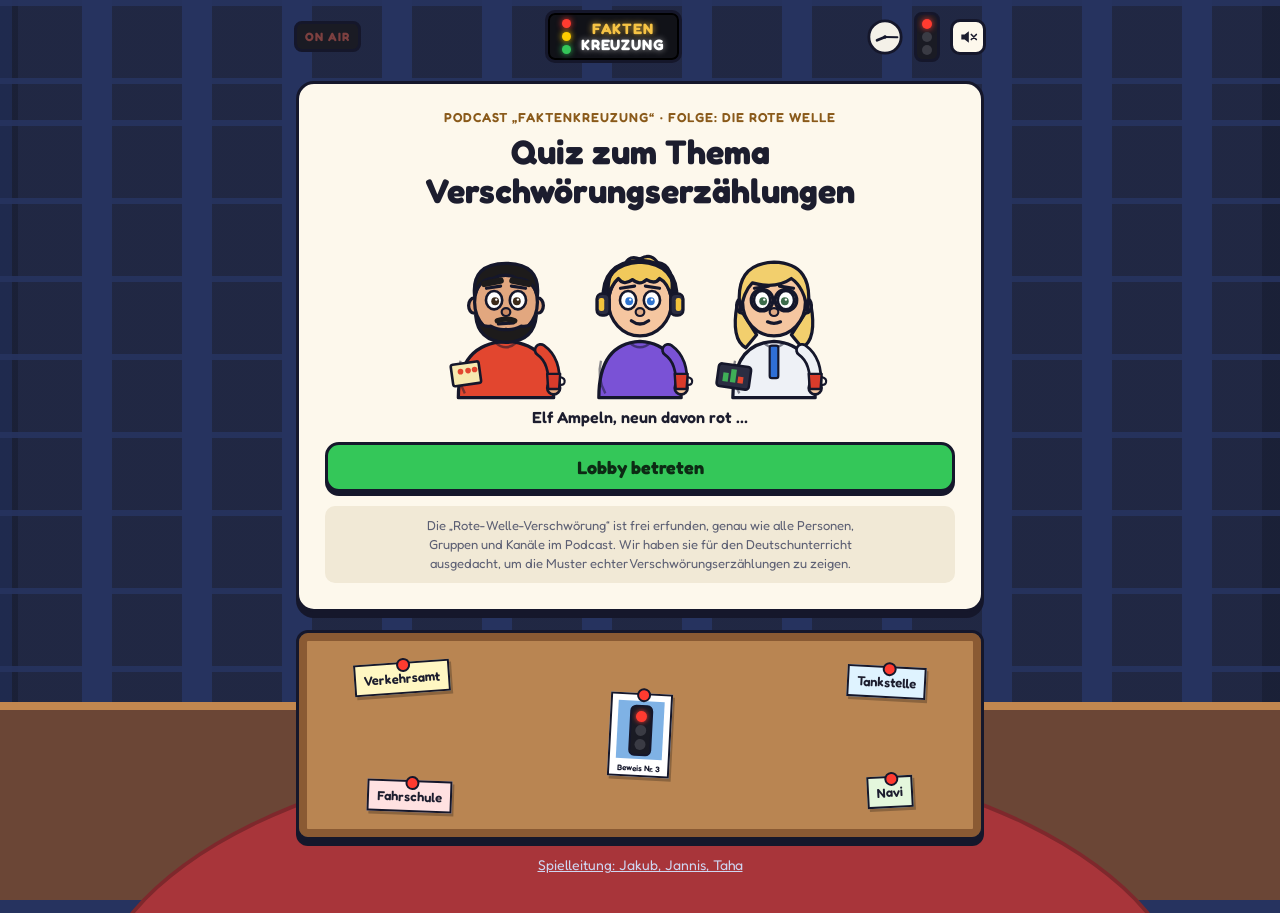
<file: index.html>
<!doctype html>
<html lang="de">
<head>
<meta charset="utf-8">
<meta name="viewport" content="width=device-width,initial-scale=1,viewport-fit=cover">
<title>Faktenkreuzung – Quiz zur Roten Welle</title>
<meta name="description" content="Quiz zum Thema Verschwörungserzählungen: Die Rote Welle. Zum Podcast „Faktenkreuzung“.">
<meta name="theme-color" content="#1d2850">
<link rel="icon" href="favicon.svg" type="image/svg+xml">
<link rel="stylesheet" href="css/style.css?v=202611270729">
</head>
<body>
<div class="wall" aria-hidden="true"></div>
<div class="floor" aria-hidden="true"><div class="rug"></div></div>

<header class="studio">
  <div class="onair" id="onair">ON AIR</div>
  <div class="neon" aria-label="Faktenkreuzung">
    <span class="dots"><i class="r"></i><i class="y"></i><i class="g"></i></span>
    <span class="neon-t"><b>FAKTEN</b><b>KREUZUNG</b></span>
  </div>
  <div class="clock" id="clock" title="">
    <svg viewBox="0 0 40 40" aria-hidden="true">
      <circle cx="20" cy="20" r="17" fill="#f4f1e8" stroke="#15172b" stroke-width="3"/>
      <line id="hHand" x1="20" y1="20" x2="20" y2="11" stroke="#15172b" stroke-width="3" stroke-linecap="round"/>
      <line id="mHand" x1="20" y1="20" x2="20" y2="7" stroke="#15172b" stroke-width="2.2" stroke-linecap="round"/>
      <circle cx="20" cy="20" r="1.8" fill="#15172b"/>
    </svg>
    <span class="clock-note" id="clockNote"></span>
  </div>
  <button class="mini-ampel" id="studioAmpel" aria-label="Studio-Ampel"><i class="r"></i><i class="y"></i><i class="g"></i></button>
  <button class="sound-btn" id="soundBtn" aria-label="Ton an oder aus" title="Ton an/aus">
    <svg viewBox="0 0 24 24" aria-hidden="true"><path d="M4 9h4l5-4v14l-5-4H4z" fill="currentColor"/><path class="wave" d="M16 8.5a5 5 0 0 1 0 7M18.5 6a8.5 8.5 0 0 1 0 12" fill="none" stroke="currentColor" stroke-width="2" stroke-linecap="round"/><path class="mute" d="M16 9l6 6M22 9l-6 6" stroke="currentColor" stroke-width="2" stroke-linecap="round"/></svg>
  </button>
</header>

<main id="main">

  <!-- Start -->
  <section class="screen" id="s-start">
    <div class="card hero">
      <p class="kicker">Podcast „Faktenkreuzung“ · Folge: Die Rote Welle</p>
      <h1>Quiz zum Thema Verschwörungs&shy;erzählungen</h1>
      <div class="trio" id="trio"></div>
      <p class="live-status" id="liveStatus"><span class="loading-line"></span></p>
      <div class="btn-col">
        <button class="btn primary" id="btnJoin">Lobby betreten</button>
        <button class="btn ghost hidden" id="btnSolo">Allein spielen</button>
      </div>
      <p class="disclaimer">Die „Rote-Welle-Verschwörung“ ist frei erfunden, genau wie alle Personen, Gruppen und Kanäle im Podcast. Wir haben sie für den Deutschunterricht ausgedacht, um die Muster echter Verschwörungserzählungen zu zeigen.</p>
    </div>
    <div class="pinboard" id="pinboard" title="Pinnwand">
      <div class="pin-note n1">Verkehrsamt</div>
      <div class="pin-note n2">Tankstelle</div>
      <div class="pin-note n3">Fahrschule</div>
      <div class="pin-note n4">Navi</div>
      <div class="pin-photo"><div class="pp-bg"><div class="pp-light"><i class="r"></i><i></i><i></i></div></div></div>
      <svg class="strings" viewBox="0 0 300 160" preserveAspectRatio="none" aria-hidden="true">
        <path d="M55 32 L245 34 M55 32 L60 128 M55 32 L240 126 M245 34 L60 128 M245 34 L240 126 M60 128 L240 126 M150 80 L55 32 M150 80 L245 34 M150 80 L60 128 M150 80 L240 126"/>
      </svg>
    </div>
    <a class="host-link" href="?host">Spielleitung: Jakub, Jannis, Taha</a>
  </section>

  <!-- Lobby -->
  <section class="screen" id="s-lobby">
    <div class="card">
      <p class="kicker" id="lobbyKicker">Lobby</p>
      <h2>Wer sitzt heute am Tisch?</h2>
      <div class="preview" id="preview"></div>
      <label class="field-label" for="nameInput">Dein Spitzname</label>
      <div class="name-row">
        <input id="nameInput" maxlength="16" autocomplete="off" spellcheck="false" placeholder="z. B. Gelbphase">
        <button class="btn icon" id="btnDice" aria-label="Zufälliger Name" title="Zufälliger Name">
          <svg viewBox="0 0 24 24" aria-hidden="true"><rect x="3" y="3" width="18" height="18" rx="4" fill="none" stroke="currentColor" stroke-width="2"/><circle cx="8" cy="8" r="1.6" fill="currentColor"/><circle cx="16" cy="16" r="1.6" fill="currentColor"/><circle cx="12" cy="12" r="1.6" fill="currentColor"/><circle cx="16" cy="8" r="1.6" fill="currentColor"/><circle cx="8" cy="16" r="1.6" fill="currentColor"/></svg>
        </button>
      </div>
      <p class="name-msg" id="nameMsg" role="status"></p>
      <p class="field-label">Figur</p>
      <div class="fig-grid" id="figGrid"></div>
      <p class="field-label">Pulli oder Hintergrund</p>
      <div class="swatches" id="swatches"></div>
      <p class="field-label">Accessoire</p>
      <div class="chips" id="accChips"></div>
      <button class="btn primary wide" id="btnSeat">Platz nehmen</button>
    </div>
  </section>

  <!-- Warten in der Live-Lobby -->
  <section class="screen" id="s-wait">
    <div class="card center">
      <p class="kicker" id="waitRoom"></p>
      <h2>Du sitzt am Tisch.</h2>
      <div class="me-big" id="waitFig"></div>
      <p class="big-name" id="waitName"></p>
      <p id="waitText">Schau nach vorne. Jakub, Jannis und Taha starten gleich das Quiz.</p>
      <p class="muted" id="waitCount"></p>
      <p class="muted loading-line"></p>
    </div>
  </section>

  <!-- Frage -->
  <section class="screen" id="s-question">
    <div class="q-top">
      <span class="q-num" id="qNum"></span>
      <div class="timer" id="timer"><div class="timer-ampel"><i class="r"></i><i class="y"></i><i class="g"></i></div><div class="timer-bar"><span id="timerFill"></span></div><span class="timer-s" id="timerS"></span></div>
    </div>
    <div class="asker">
      <div class="asker-fig" id="askerFig"></div>
      <div class="bubble" id="qText"></div>
    </div>
    <div class="answers" id="answers"></div>
    <button class="egg-man hidden" id="eggMan" aria-label="Kleines Ampelmännchen"></button>
  </section>

  <!-- Antwort abgegeben -->
  <section class="screen" id="s-answered">
    <div class="card center">
      <h2 id="answeredTitle">Antwort eingeloggt.</h2>
      <div class="me-big" id="answeredFig"></div>
      <p id="answeredSub">Warte auf die anderen …</p>
      <p class="muted loading-line"></p>
    </div>
  </section>

  <!-- Auflösung -->
  <section class="screen" id="s-feedback">
    <div class="card center fb" id="fbCard">
      <div class="fb-banner" id="fbBanner"></div>
      <div class="fb-row">
        <div class="me-big" id="fbFig"></div>
        <div class="fb-points">
          <p class="fb-plus" id="fbPlus"></p>
          <p class="fb-wave" id="fbWave"></p>
          <p class="fb-total" id="fbTotal"></p>
          <p class="fb-place" id="fbPlace"></p>
        </div>
      </div>
      <div class="say say-waechter hidden" id="fbWaechter"><div class="say-fig" data-fig="ampelwaechter"></div><div class="bubble" id="fbWaechterText"></div></div>
      <div class="say"><div class="say-fig" data-fig="drsommer"></div><div class="bubble"><b id="fbRight"></b><span id="fbEx"></span></div></div>
      <button class="btn primary wide hidden" id="btnNext">Weiter</button>
      <p class="muted hidden" id="fbWait">Gleich kommt die nächste Frage.</p>
    </div>
  </section>

  <!-- Ergebnis -->
  <section class="screen" id="s-result">
    <div class="card center">
      <p class="kicker">Ergebnis</p>
      <div class="me-big" id="resFig"></div>
      <h2 class="rank-title" id="resRank"></h2>
      <p class="res-score" id="resScore"></p>
      <p id="resText"></p>
      <p class="res-badge hidden" id="resBonus">Titel: Hat wirklich zugehört</p>
      <div class="merkkarte">
        <p class="merk-head">Merkkarte: Die drei Merkmale nach Barkun</p>
        <ol>
          <li><i class="r"></i>Nichts geschieht durch Zufall.</li>
          <li><i class="y"></i>Nichts ist, wie es scheint.</li>
          <li><i class="g"></i>Alles ist miteinander verbunden.</li>
        </ol>
        <p class="merk-foot">Dazu: Immunisierung gegen Kritik. Jeder Gegenbeweis wird zum Beweis.</p>
      </div>
      <p class="fazit">Über die Rote Welle kann man schmunzeln. Aber dieselben Muster stecken auch in gefährlichen Erzählungen. Deshalb lohnt es sich, sie zu kennen.</p>
      <div class="btn-col">
        <button class="btn primary" id="btnAgain">Nochmal spielen</button>
        <button class="btn ghost" id="btnShow">Ergebnis zeigen</button>
      </div>
      <p class="farewell" id="farewell"></p>
    </div>
  </section>

  <!-- Spielleitung -->
  <section class="screen" id="s-host">
    <div class="host-tools hidden" id="hostTools">
      <div class="tool-btns" id="toolBtns">
        <button class="btn ghost small" id="btnReset">Spiel zurücksetzen</button>
        <button class="btn ghost small" id="btnNewRoom2">Raum neu generieren</button>
      </div>
      <div class="reset-ask hidden" id="resetAsk">
        <span id="resetText"></span>
        <button class="btn small danger" id="resetYes">Ja, neu starten</button>
        <button class="btn ghost small" id="resetNo">Abbrechen</button>
      </div>
    </div>

    <div class="host-view" id="h-setup">
      <div class="card">
        <h2>Live-Modus noch nicht eingerichtet</h2>
        <p id="hostSetupText">In <code>js/config.js</code> fehlt noch die Adresse der Firebase-Datenbank. Bis dahin funktioniert das Quiz als Einzelrunde.</p>
        <a class="btn ghost" href="./">Zur Startseite</a>
      </div>
    </div>

    <div class="host-view" id="h-lobby">
      <div class="h-lobby-grid">
        <div class="card join-card">
          <p class="kicker">Jetzt beitreten</p>
          <div class="qr" id="qr"></div>
          <p class="join-url" id="joinUrl"></p>
          <p class="room-code">Raum <b id="roomCode"></b></p>
        </div>
        <div class="table-area">
          <p class="h-count" id="hCount">Noch niemand am Tisch.</p>
          <div class="seats" id="seats"></div>
          <div class="h-actions">
            <button class="btn primary big" id="btnStart" disabled>Quiz starten</button>
          </div>
        </div>
      </div>
    </div>

    <div class="host-view" id="h-question">
      <div class="hq-head">
        <span class="q-num" id="hqNum"></span>
        <span class="hq-count" id="hqCount"></span>
      </div>
      <div class="hq-main">
        <div class="asker big">
          <div class="asker-fig" id="hqAsker"></div>
          <div class="bubble" id="hqText"></div>
        </div>
        <div class="big-ampel" id="hqAmpel"><i class="r"></i><i class="y"></i><i class="g"></i><span id="hqSec"></span></div>
      </div>
      <div class="answers host" id="hqAnswers"></div>
      <div class="say big hidden" id="hqSay"><div class="say-fig" data-fig="drsommer"></div><div class="bubble" id="hqEx"></div></div>
      <div class="h-actions right"><button class="btn ghost hidden" id="btnSkipBoard">Nächste Frage</button><button class="btn primary" id="btnHostNext">Weiter</button></div>
    </div>

    <div class="host-view" id="h-board">
      <h2 class="h-title">Rangliste</h2>
      <ol class="board" id="board"></ol>
      <div class="h-actions right"><button class="btn primary" id="btnBoardNext">Nächste Frage</button></div>
    </div>

    <div class="host-view" id="h-podium">
      <h2 class="h-title">Siegertreppchen</h2>
      <div class="podium" id="podium"></div>
      <div class="podium-foot">
        <div class="say big"><div class="say-fig" data-fig="moderator"></div><div class="bubble">Das war „Faktenkreuzung“. Die drei Merkmale: kein Zufall, nichts ist, wie es scheint, alles hängt zusammen. Kommt gut über die nächste Ampel!</div></div>
        <button class="btn ghost" id="btnRestart">Neue Runde</button>
      </div>
    </div>
  </section>
</main>

<div class="countdown hidden" id="countdown" aria-live="polite">
  <div class="cd-ampel"><i class="r"></i><i class="y"></i><i class="g"></i></div>
  <p class="cd-text" id="cdText"></p>
  <div class="cd-shout hidden" id="cdShout"><div class="say-fig" data-fig="ampelwaechter"></div><div class="bubble">Ablenkungswelle!</div></div>
</div>

<div class="showcard hidden" id="showcard"></div>
<div class="toast" id="toast" role="status" aria-live="polite"></div>

<script src="vendor/firebase-app-compat.js"></script>
<script src="vendor/firebase-database-compat.js"></script>
<script src="vendor/qrcode.js"></script>
<script src="js/config.js?v=202611270729"></script>
<script src="js/data.js?v=202611270729"></script>
<script src="js/figures.js?v=202611270729"></script>
<script src="js/net.js?v=202611270729"></script>
<script src="js/app.js?v=202611270729"></script>
</body>
</html>
</file>
<file: css/style.css>
@font-face { font-family: "Fredoka"; src: url("../fonts/fredoka-latin-400-normal.woff2") format("woff2"); font-weight: 400; font-display: swap; }
@font-face { font-family: "Fredoka"; src: url("../fonts/fredoka-latin-600-normal.woff2") format("woff2"); font-weight: 600; font-display: swap; }
@font-face { font-family: "Fredoka"; src: url("../fonts/fredoka-latin-700-normal.woff2") format("woff2"); font-weight: 700; font-display: swap; }

:root {
  --wall: #26335f;
  --wall-dark: #1d2850;
  --panel: rgba(28,30,44,.55);
  --floor: #6b4636;
  --rug: #a8353a;
  --wood: #c2874f;
  --ink: #15172b;
  --paper: #fdf8ec;
  --paper-2: #f1e9d6;
  --text: #1c1d2e;
  --muted: #5c5f73;
  --neon: #f6c344;
  --red: #ff3b30;
  --yellow: #ffcc00;
  --green: #34c759;
  --a0: #c8382a; /* Achteck */
  --a1: #f3c33c; /* Raute */
  --a2: #2f63b8; /* Kreis */
  --a3: #2f8a46; /* Dreieck */
  --radius: 18px;
  --shadow: 0 6px 0 var(--ink);
}

* { box-sizing: border-box; }
html, body { margin: 0; min-height: 100%; }
body {
  font-family: "Fredoka", "Trebuchet MS", system-ui, sans-serif;
  color: var(--text);
  background: var(--wall);
  -webkit-tap-highlight-color: transparent;
  overflow-x: hidden;
}
button { font: inherit; color: inherit; cursor: pointer; }
.hidden { display: none !important; }

/* ---------- Studio-Hintergrund ---------- */
.wall {
  position: fixed; inset: 0; z-index: -3;
  background:
    linear-gradient(90deg, rgba(0,0,0,.18) 0 18px, transparent 18px calc(100% - 18px), rgba(0,0,0,.18) calc(100% - 18px)),
    repeating-linear-gradient(90deg, transparent 0 22px, var(--panel) 22px 92px, transparent 92px 100px),
    var(--wall);
  background-size: 100% 100%, 100px 78px, auto;
  background-position: 0 0, center 120px, 0 0;
}
.wall::after {
  content: ""; position: absolute; inset: 0;
  background: repeating-linear-gradient(180deg, transparent 0 8px, var(--wall) 8px 14px, transparent 14px 78px);
  background-position: 0 112px;
  opacity: .9;
}
.floor {
  position: fixed; left: 0; right: 0; bottom: 0; height: 22vh; z-index: -2;
  background: var(--floor); border-top: 8px solid var(--wood);
}
.rug {
  position: absolute; left: 50%; top: 18%; width: min(1100px, 130vw); height: 60vh;
  transform: translateX(-50%); border-radius: 50%; background: var(--rug);
  border: 4px solid rgba(0,0,0,.25);
}

/* ---------- Kopfzeile ---------- */
.studio {
  display: grid; grid-template-columns: auto 1fr auto auto auto; align-items: center; gap: 10px;
  padding: 10px 14px calc(10px) 14px; padding-top: max(10px, env(safe-area-inset-top));
  max-width: 1200px; margin: 0 auto;
}
.onair {
  font-weight: 700; letter-spacing: .08em; font-size: 12px; color: #7d4040;
  background: #1a1b24; border: 3px solid var(--ink); border-radius: 8px; padding: 5px 8px;
  transition: color .2s, text-shadow .2s;
}
.onair.live { color: #ff5148; text-shadow: 0 0 8px #ff3b30, 0 0 16px #ff3b30; }
.onair.flicker { animation: flicker .9s steps(1) 1; }
@keyframes flicker { 0%,20%,40%,60%,80% { color: #ff5148; text-shadow: 0 0 10px #ff3b30; } 10%,30%,50%,70%,90% { color: #4a2020; text-shadow: none; } }

.neon {
  justify-self: center; display: flex; align-items: center; gap: 10px;
  background: #111218; border: 3px solid var(--ink); border-radius: 10px; padding: 6px 14px;
  box-shadow: 0 0 0 2px #000 inset;
}
.dots { display: grid; gap: 4px; }
.dots i { width: 9px; height: 9px; border-radius: 50%; display: block; }
.dots .r { background: var(--red); box-shadow: 0 0 6px var(--red); }
.dots .y { background: var(--yellow); box-shadow: 0 0 6px var(--yellow); }
.dots .g { background: var(--green); box-shadow: 0 0 6px var(--green); }
.neon-t { display: grid; line-height: 1.02; text-align: center; font-weight: 700; letter-spacing: .06em; font-size: 15px; }
.neon-t b:first-child { color: var(--neon); text-shadow: 0 0 6px rgba(246,195,68,.8); }
.neon-t b:last-child { color: #fff; text-shadow: 0 0 6px rgba(255,255,255,.6); }

.clock { position: relative; width: 38px; height: 38px; }
.clock svg { width: 38px; height: 38px; display: block; }
.clock-note { position: absolute; top: 40px; left: 50%; transform: translateX(-50%); white-space: nowrap; font-size: 11px; font-weight: 700; color: #fff; background: var(--red); border-radius: 6px; padding: 1px 5px; }
.clock-note:empty { display: none; }

.mini-ampel {
  display: grid; gap: 3px; padding: 4px 5px; background: #1a1b24; border: 3px solid var(--ink); border-radius: 8px;
}
.mini-ampel i { width: 10px; height: 10px; border-radius: 50%; display: block; background: #3a3b44; }
.mini-ampel .r { background: var(--red); box-shadow: 0 0 6px var(--red); }
.mini-ampel.go .r { background: #4a2020; box-shadow: none; }
.mini-ampel.go .g { background: var(--green); box-shadow: 0 0 6px var(--green); }
.sound-btn { width: 36px; height: 36px; border-radius: 10px; border: 3px solid var(--ink); background: var(--paper); display: grid; place-items: center; padding: 0; }
.sound-btn svg { width: 20px; height: 20px; }
.sound-btn .mute { display: none; }
.sound-btn.off .wave { display: none; }
.sound-btn.off .mute { display: inline; }

/* ---------- Grundbausteine ---------- */
main { max-width: 560px; margin: 0 auto; padding: 8px 16px 40px; }
.screen { display: none; animation: pop .25s ease-out; }
.screen.active { display: block; }
@keyframes pop { from { transform: translateY(8px); opacity: 0; } to { transform: none; opacity: 1; } }

.card {
  background: var(--paper); border: 3px solid var(--ink); border-radius: var(--radius);
  box-shadow: var(--shadow); padding: 18px 18px 20px; margin-bottom: 18px;
}
.card.center { text-align: center; }
h1, h2 { margin: 4px 0 10px; line-height: 1.15; }
h1 { font-size: 27px; }
h2 { font-size: 22px; }
.kicker { margin: 0; font-size: 13px; font-weight: 600; text-transform: uppercase; letter-spacing: .06em; color: #8a5a1a; }
.muted { color: var(--muted); font-size: 14px; }
p { line-height: 1.4; }

.btn {
  display: inline-flex; align-items: center; justify-content: center; gap: 8px;
  min-height: 50px; padding: 10px 20px; border-radius: 14px; border: 3px solid var(--ink);
  font-weight: 700; font-size: 18px; text-decoration: none; color: var(--text);
  box-shadow: 0 4px 0 var(--ink); transition: transform .08s, box-shadow .08s; background: #fff;
}
.btn:active:not(:disabled) { transform: translateY(3px); box-shadow: 0 1px 0 var(--ink); }
.btn:disabled { opacity: .5; cursor: not-allowed; }
.btn.primary { background: var(--green); color: #0d2a14; }
.btn.ghost { background: var(--paper-2); }
.btn.icon { min-height: 50px; width: 54px; padding: 0; }
.btn.icon svg { width: 24px; height: 24px; }
.btn.wide { width: 100%; margin-top: 16px; }
.btn.big { font-size: 24px; min-height: 64px; padding: 12px 34px; }
.btn-col { display: grid; gap: 10px; margin: 14px 0 6px; }
.btn:focus-visible, input:focus-visible, .fig-opt:focus-visible, .swatch:focus-visible, .chip:focus-visible, .answer:focus-visible { outline: 3px solid var(--neon); outline-offset: 3px; }

.bubble {
  position: relative; background: #fff; border: 3px solid var(--ink); border-radius: 16px;
  padding: 10px 14px; font-size: 16px; line-height: 1.35; text-align: left;
}

/* ---------- Start ---------- */
.hero h1 { margin-top: 6px; }
.trio { display: flex; justify-content: center; gap: 4px; margin: 6px 0 0; }
.trio .figure { width: 31%; max-width: 130px; }
.live-status { font-weight: 600; margin: 8px 0 0; min-height: 22px; }
.live-status.on { color: #1f7a39; }
.disclaimer { font-size: 13px; color: var(--muted); background: var(--paper-2); border-radius: 10px; padding: 10px 12px; margin: 14px 0 0; }
.host-link { display: block; text-align: center; color: #cfd6f2; font-size: 14px; margin-top: 4px; }

.pinboard {
  position: relative; height: 170px; margin: 0 0 16px; border: 3px solid var(--ink); border-radius: 12px;
  background: #b98552; box-shadow: inset 0 0 0 8px #8a5a33, var(--shadow); user-select: none; -webkit-user-select: none; touch-action: manipulation;
}
.pin-note {
  position: absolute; background: #fff7c2; border: 2px solid var(--ink); padding: 6px 8px; font-size: 13px; font-weight: 600;
  box-shadow: 2px 3px 0 rgba(0,0,0,.25);
}
.pin-note::before { content: ""; position: absolute; top: -6px; left: 50%; width: 10px; height: 10px; margin-left: -5px; background: var(--red); border: 2px solid var(--ink); border-radius: 50%; }
.n1 { left: 8%; top: 14%; transform: rotate(-4deg); }
.n2 { right: 8%; top: 16%; transform: rotate(3deg); background: #dff3ff; }
.n3 { left: 10%; bottom: 12%; transform: rotate(2deg); background: #ffe1e1; }
.n4 { right: 10%; bottom: 14%; transform: rotate(-3deg); background: #e4f7dc; }
.pin-photo { position: absolute; left: 50%; top: 50%; transform: translate(-50%,-50%) rotate(3deg); background: #fff; border: 2px solid var(--ink); padding: 6px 6px 16px; box-shadow: 2px 3px 0 rgba(0,0,0,.25); }
.pin-photo::before { content: ""; position: absolute; top: -7px; left: 50%; width: 10px; height: 10px; margin-left: -5px; background: var(--red); border: 2px solid var(--ink); border-radius: 50%; }
.pin-photo::after { content: "Beweis Nr. 3"; position: absolute; left: 0; right: 0; bottom: 2px; text-align: center; font-size: 8px; font-weight: 600; color: var(--ink); white-space: nowrap; }
.pin-photo .pp-bg { display: grid; place-items: center; width: 46px; height: 58px; background: #7fb2e5; }
.pin-photo .pp-light { display: grid; gap: 3px; padding: 4px; background: #1a1b24; border: 2px solid var(--ink); border-radius: 6px; }
.pin-photo i { display: block; width: 11px; height: 11px; border-radius: 50%; background: #3a3b44; }
.pin-photo i.r { background: var(--red); box-shadow: 0 0 5px var(--red); }
.strings { position: absolute; inset: 0; width: 100%; height: 100%; pointer-events: none; opacity: 0; transition: opacity .4s; }
.strings path { stroke: #d1121b; stroke-width: 2.2; fill: none; stroke-dasharray: 400; stroke-dashoffset: 400; }
.pinboard.strung .strings { opacity: 1; }
.pinboard.strung .strings path { animation: draw 1.4s ease-out forwards; }
@keyframes draw { to { stroke-dashoffset: 0; } }

/* ---------- Lobby ---------- */
.preview { display: flex; justify-content: center; margin: 4px 0 6px; }
.preview .figure { width: 150px; }
.field-label { font-weight: 600; margin: 14px 0 6px; display: block; font-size: 15px; }
.name-row { display: flex; gap: 8px; }
.name-row input {
  flex: 1; min-width: 0; font: inherit; font-size: 20px; padding: 10px 12px; border: 3px solid var(--ink); border-radius: 12px; background: #fff;
}
.name-msg { min-height: 20px; margin: 6px 0 0; font-size: 14px; font-weight: 600; color: #b02a1d; }
.name-msg.ok { color: #1f7a39; }
.fig-grid { display: grid; grid-template-columns: repeat(4, minmax(0, 1fr)); gap: 8px; }
.fig-opt { background: #fff; border: 3px solid var(--ink); border-radius: 12px; padding: 4px 2px 2px; display: grid; justify-items: center; }
.fig-opt .figure { width: 100%; height: 66px; }
.fig-opt span { font-size: 11px; hyphens: auto; overflow-wrap: anywhere; line-height: 1.1; min-height: 25px; display: grid; place-items: center; text-align: center; }
.fig-opt[aria-pressed="true"] { background: #fff1b8; box-shadow: 0 0 0 3px var(--neon); }
.swatches { display: flex; gap: 10px; flex-wrap: wrap; }
.swatch { width: 40px; height: 40px; border-radius: 50%; border: 3px solid var(--ink); padding: 0; }
.swatch[aria-pressed="true"] { box-shadow: 0 0 0 3px var(--paper), 0 0 0 6px var(--ink); }
.chips { display: flex; flex-wrap: wrap; gap: 8px; }
.chip { border: 3px solid var(--ink); border-radius: 999px; background: #fff; padding: 7px 13px; font-weight: 600; font-size: 15px; }
.chip[aria-pressed="true"] { background: #fff1b8; }
.chip.locked { background: #e4e1d8; color: #6d6a62; }
.chip.locked::before { content: "🔒 "; }

/* ---------- Warten ---------- */
.me-big { display: flex; justify-content: center; }
.me-big .figure { width: 150px; }
.big-name { font-size: 24px; font-weight: 700; margin: 0; }
.loading-line { min-height: 20px; }

/* ---------- Frage ---------- */
.q-top { display: flex; align-items: center; gap: 12px; margin-bottom: 10px; }
.q-num { background: var(--paper); border: 3px solid var(--ink); border-radius: 999px; padding: 4px 12px; font-weight: 700; white-space: nowrap; }
.timer { flex: 1; display: flex; align-items: center; gap: 8px; }
.timer-ampel { display: flex; gap: 4px; background: #1a1b24; border: 3px solid var(--ink); border-radius: 10px; padding: 4px 6px; }
.timer-ampel i { width: 14px; height: 14px; border-radius: 50%; background: #3a3b44; display: block; }
.timer[data-l="g"] .g { background: var(--green); box-shadow: 0 0 8px var(--green); }
.timer[data-l="y"] .y { background: var(--yellow); box-shadow: 0 0 8px var(--yellow); }
.timer[data-l="r"] .r { background: var(--red); box-shadow: 0 0 8px var(--red); }
.timer-bar { flex: 1; height: 16px; background: #11131f; border: 3px solid var(--ink); border-radius: 999px; overflow: hidden; }
.timer-bar span { display: block; height: 100%; width: 100%; background: var(--green); transform-origin: left; }
.timer[data-l="y"] .timer-bar span { background: var(--yellow); }
.timer[data-l="r"] .timer-bar span { background: var(--red); }
.timer-s { font-weight: 700; color: #fff; min-width: 26px; text-align: right; font-size: 18px; }

.asker { display: flex; gap: 8px; align-items: flex-start; margin-bottom: 14px; }
.asker-fig { width: 70px; flex: none; }
.asker .bubble { flex: 1; font-size: 19px; font-weight: 600; }
.asker .bubble::before { content: ""; position: absolute; left: -11px; top: 22px; border: 8px solid transparent; border-right-color: var(--ink); border-left: 0; }

.answers { display: grid; gap: 10px; }
.answer {
  display: flex; align-items: center; gap: 12px; min-height: 64px; padding: 10px 14px; text-align: left;
  border: 3px solid var(--ink); border-radius: 14px; box-shadow: 0 4px 0 var(--ink); color: #fff; font-weight: 600; font-size: 17px; line-height: 1.25;
  transition: transform .08s, box-shadow .08s, opacity .2s, filter .2s;
}
.answer:active:not(:disabled) { transform: translateY(3px); box-shadow: 0 1px 0 var(--ink); }
.answer .shape { width: 34px; height: 34px; flex: none; }
.answer.s0 { background: var(--a0); }
.answer.s1 { background: var(--a1); color: var(--ink); }
.answer.s2 { background: var(--a2); }
.answer.s3 { background: var(--a3); }
.answer:disabled { cursor: default; }
.answer.chosen { outline: 4px solid #fff; outline-offset: -8px; }
.answers.done .answer:not(.chosen) { opacity: .45; }
.answer .cnt { margin-left: auto; font-size: 22px; font-weight: 700; padding-left: 8px; }
.answers.reveal .answer:not(.correct) { opacity: .35; filter: saturate(.4); }
.answers.reveal .answer.correct { box-shadow: 0 0 0 5px #fff, 0 4px 0 5px var(--ink); }
.answer .bar { position: absolute; }

.egg-man { position: fixed; width: 26px; height: 32px; padding: 0; border: 0; background: none; opacity: .6; z-index: 5; }
.egg-man .figure { width: 100%; height: 100%; }

/* ---------- Auflösung ---------- */
.fb-banner { font-size: 28px; font-weight: 700; border: 3px solid var(--ink); border-radius: 14px; padding: 10px; margin-bottom: 8px; }
.fb.right .fb-banner { background: var(--green); color: #0d2a14; }
.fb.wrong .fb-banner { background: var(--red); color: #fff; }
.fb.late .fb-banner { background: var(--yellow); color: var(--ink); }
.fb.neutral .fb-banner { background: #cfd6f2; color: var(--ink); }
.fb-row { display: flex; align-items: center; justify-content: center; gap: 10px; }
.fb-row .me-big .figure { width: 120px; }
.fb-points { text-align: left; }
.fb-points p { margin: 2px 0; }
.fb-plus { font-size: 30px; font-weight: 700; }
.fb-wave { color: #1f7a39; font-weight: 700; }
.fb-total, .fb-place { font-weight: 600; }
.say { display: flex; gap: 8px; align-items: flex-start; margin-top: 12px; text-align: left; }
.say-fig { width: 56px; flex: none; }
.say .bubble { flex: 1; font-size: 15px; }
.say .bubble b { display: block; margin-bottom: 4px; }
.say .bubble::before { content: ""; position: absolute; left: -11px; top: 18px; border: 8px solid transparent; border-right-color: var(--ink); border-left: 0; }
.say-waechter .bubble { background: #ffe9e6; }

/* ---------- Ergebnis ---------- */
.rank-title { font-size: 28px; color: #1f5f2f; }
.res-score { font-size: 20px; font-weight: 700; margin: 0; }
.res-badge { display: inline-block; background: var(--neon); border: 3px solid var(--ink); border-radius: 999px; padding: 4px 12px; font-weight: 700; }
.merkkarte { text-align: left; background: #fff; border: 3px dashed var(--ink); border-radius: 14px; padding: 12px 14px; margin: 14px 0; }
.merk-head { font-weight: 700; margin: 0 0 6px; }
.merkkarte ol { margin: 0; padding: 0; list-style: none; display: grid; gap: 6px; counter-reset: m; }
.merkkarte li { display: flex; align-items: center; gap: 10px; font-weight: 600; counter-increment: m; }
.merkkarte li i { width: 18px; height: 18px; border-radius: 50%; border: 2px solid var(--ink); flex: none; }
.merkkarte li i.r { background: var(--red); } .merkkarte li i.y { background: var(--yellow); } .merkkarte li i.g { background: var(--green); }
.merk-foot { margin: 8px 0 0; font-size: 14px; color: var(--muted); }
.fazit { font-size: 15px; }
.farewell { font-weight: 600; color: #8a5a1a; }

.showcard {
  position: fixed; inset: 0; z-index: 30; background: var(--wall-dark); display: grid; place-items: center; padding: 20px; text-align: center; color: #fff;
}
.showcard .figure { width: min(60vw, 260px); }
.showcard h2 { font-size: 34px; color: var(--neon); margin: 8px 0; }
.showcard p { font-size: 22px; margin: 6px 0; }
.showcard small { display: block; margin-top: 18px; color: #cfd6f2; }

/* ---------- Countdown ---------- */
.countdown { position: fixed; inset: 0; z-index: 20; background: rgba(17,19,31,.88); display: grid; place-content: center; justify-items: center; gap: 12px; }
.cd-ampel { display: grid; gap: 12px; background: #1a1b24; border: 5px solid var(--ink); border-radius: 26px; padding: 16px; box-shadow: 0 0 0 4px #333 inset; }
.cd-ampel i { width: 84px; height: 84px; border-radius: 50%; display: block; background: #34353e; border: 4px solid var(--ink); }
.countdown[data-l="r"] .r { background: var(--red); box-shadow: 0 0 30px var(--red); }
.countdown[data-l="y"] .y { background: var(--yellow); box-shadow: 0 0 30px var(--yellow); }
.countdown[data-l="g"] .g { background: var(--green); box-shadow: 0 0 30px var(--green); }
.cd-text { color: #fff; font-size: 30px; font-weight: 700; margin: 0; min-height: 40px; }
.cd-shout { display: flex; align-items: center; gap: 8px; max-width: 320px; }
.cd-shout .say-fig { width: 70px; }
.cd-shout .bubble { font-size: 22px; font-weight: 700; }

/* ---------- Toast ---------- */
.toast {
  position: fixed; left: 50%; bottom: 24px; transform: translate(-50%, 140%); z-index: 40;
  background: var(--neon); color: var(--ink); border: 3px solid var(--ink); border-radius: 14px; box-shadow: var(--shadow);
  padding: 10px 16px; font-weight: 700; max-width: calc(100% - 32px); text-align: center; transition: transform .3s, visibility .3s;
  visibility: hidden; transform: translate(-50%, calc(100% + 60px));
}
.toast.show { transform: translate(-50%, 0); visibility: visible; }

/* ---------- Figuren-Animationen ---------- */
.figure { overflow: visible; display: block; }
.figure .arm-r { transition: transform .4s cubic-bezier(.3,1.6,.6,1); }
.figure.cheer .arm-r { transform: rotate(-125deg); }
.figure.cheer { animation: hop .5s ease-out 2; }
@keyframes hop { 50% { transform: translateY(-6px); } }
.figure .steam { opacity: 0; }
.figure.wave .steam, .figure.cheer.fig-becher .steam { opacity: 1; animation: steam 1.2s ease-in-out infinite; }
@keyframes steam { 50% { transform: translateY(-4px); opacity: .5; } }
.fig-schlaefer .zzz { animation: zzz 2s ease-in-out infinite; }
@keyframes zzz { 50% { transform: translate(4px,-4px); opacity: .4; } }
.fig-schlaefer .yawn { transform-origin: 60px 82px; }
.figure.oops.fig-schlaefer .yawn { animation: yawn 1.4s ease-in-out 2; }
@keyframes yawn { 50% { transform: scale(1.7, 2.6); } }
.figure.cheer.fig-ampelmann .walker { animation: walk .5s ease-in-out 4 alternate; }
@keyframes walk { from { transform: translateX(-6px); } to { transform: translateX(8px); } }
.figure.panic.fig-pylone .cone, .figure.oops.fig-pylone .cone { animation: wobble .35s ease-in-out infinite; transform-origin: 60px 140px; }
@keyframes wobble { 25% { transform: rotate(-6deg); } 75% { transform: rotate(6deg); } }
.figure.oops { animation: shake .4s 1; }
@keyframes shake { 25% { transform: translateX(-4px); } 75% { transform: translateX(4px); } }

/* ---------- Spielleitung (Beamer) ---------- */
body.host main { max-width: 1280px; padding: 8px 28px 40px; }
body.host .studio { max-width: 1280px; padding: 14px 28px; gap: 18px; }
body.host .onair { font-size: 18px; padding: 8px 14px; }
body.host .neon { padding: 10px 26px; gap: 16px; }
body.host .neon-t { font-size: 30px; }
body.host .dots i { width: 16px; height: 16px; }
body.host .clock, body.host .clock svg { width: 58px; height: 58px; }
body.host .clock-note { top: 60px; font-size: 14px; }
body.host .mini-ampel i { width: 16px; height: 16px; }
.host-view { display: none; }
.host-view.active { display: block; animation: pop .25s ease-out; }
.h-lobby-grid { display: grid; grid-template-columns: minmax(280px, 380px) 1fr; gap: 24px; align-items: start; }
.join-card { text-align: center; }
.qr { background: #fff; border: 3px solid var(--ink); border-radius: 12px; padding: 12px; display: grid; place-items: center; margin: 10px auto; width: min(100%, 300px); aspect-ratio: 1; }
.qr svg, .qr img { width: 100%; height: 100%; }
.join-url { font-weight: 700; font-size: 17px; word-break: break-all; margin: 6px 0; }
.room-code { font-size: 20px; margin: 0; }
.room-code b { font-size: 30px; letter-spacing: .1em; }
.table-area { position: relative; }
.h-count { color: #fff; font-size: 26px; font-weight: 700; text-align: center; margin: 4px 0 10px; }
.seats { display: flex; flex-wrap: wrap; gap: 12px 6px; justify-content: center; min-height: 220px; align-content: flex-start; }
.seat { width: 112px; text-align: center; animation: pop .3s ease-out; }
.seat .figure { width: 96px; margin: 0 auto; }
.seat span { display: inline-block; max-width: 110px; overflow: hidden; text-overflow: ellipsis; white-space: nowrap; background: var(--paper); border: 2px solid var(--ink); border-radius: 8px; padding: 1px 6px; font-weight: 600; font-size: 15px; }
.h-actions { display: flex; gap: 12px; justify-content: center; margin-top: 18px; }
.h-actions.right { justify-content: flex-end; }
body.host .h-actions.right { position: fixed; right: 24px; bottom: 18px; z-index: 10; margin: 0; }
body.host .h-actions.right .btn { font-size: 22px; min-height: 58px; padding: 10px 28px; }

.hq-head { display: flex; justify-content: space-between; align-items: center; margin-bottom: 10px; }
body.host .q-num { font-size: 22px; padding: 6px 16px; }
.hq-count { color: #fff; font-size: 24px; font-weight: 700; }
.hq-main { display: flex; gap: 20px; align-items: center; margin-bottom: 14px; }
.big-ampel.small i { width: 40px; height: 40px; }
.asker.big { flex: 1; margin: 0; }
.asker.big .asker-fig { width: 120px; }
.asker.big .bubble { font-size: 30px; padding: 14px 22px; }
.big-ampel { display: grid; gap: 10px; background: #1a1b24; border: 5px solid var(--ink); border-radius: 24px; padding: 12px; justify-items: center; position: relative; }
.big-ampel i { width: 58px; height: 58px; border-radius: 50%; display: block; background: #34353e; border: 3px solid var(--ink); }
.big-ampel[data-l="g"] .g { background: var(--green); box-shadow: 0 0 22px var(--green); }
.big-ampel[data-l="y"] .y { background: var(--yellow); box-shadow: 0 0 22px var(--yellow); }
.big-ampel[data-l="r"] .r { background: var(--red); box-shadow: 0 0 22px var(--red); }
.big-ampel span { color: #fff; font-size: 28px; font-weight: 700; }
.answers.host { grid-template-columns: 1fr 1fr; gap: 16px; }
.answers.host .answer { font-size: 24px; min-height: 88px; cursor: default; position: relative; overflow: hidden; }
.answers.host .answer .shape { width: 52px; height: 52px; }
.answers.host .answer .cnt { font-size: 34px; }
.answers.host.reveal .answer { min-height: 66px; padding-top: 6px; padding-bottom: 6px; }
.answers.host.reveal .answer .shape { width: 40px; height: 40px; }
.say.big .say-fig { width: 100px; }
.say.big .bubble { font-size: 24px; }
.h-title { margin: 0 0 8px; color: #fff; font-size: 36px; text-align: center; text-shadow: 0 3px 0 var(--ink); }
.board { list-style: none; padding: 0; margin: 0 auto; max-width: 820px; display: grid; gap: 12px; }
.board li { display: flex; align-items: center; gap: 16px; background: var(--paper); border: 3px solid var(--ink); border-radius: 16px; box-shadow: var(--shadow); padding: 8px 18px; font-size: 26px; font-weight: 700; animation: pop .3s ease-out backwards; }
.board li .pl { width: 44px; text-align: center; }
.board li .figure { width: 64px; }
.board li .nm { flex: 1; overflow: hidden; text-overflow: ellipsis; white-space: nowrap; }
.board li .wv { font-size: 16px; color: #1f7a39; }
.board li .sc { min-width: 110px; text-align: right; }
.podium { display: flex; justify-content: center; align-items: flex-end; gap: 16px; margin-top: 0; min-height: 300px; }
.step { width: 220px; text-align: center; }
.step .figure { width: 130px; margin: 0 auto -6px; }
.step .nm { color: #fff; font-size: 24px; font-weight: 700; text-shadow: 0 2px 0 var(--ink); overflow: hidden; text-overflow: ellipsis; white-space: nowrap; }
.step .block { border: 4px solid var(--ink); border-radius: 14px 14px 0 0; display: grid; place-items: center; font-size: 44px; font-weight: 700; color: var(--ink); }
.step .sc { font-size: 18px; margin-top: -8px; }
.step.p1 .block { height: 150px; background: var(--green); }
.step.p2 .block { height: 110px; background: var(--yellow); }
.step.p3 .block { height: 84px; background: #f08a3a; }
.podium-foot { display: flex; gap: 20px; align-items: center; margin-top: 18px; }
.podium-foot .say { flex: 1; margin: 0; }

/* ---------- Kleine Bildschirme ---------- */
@media (max-width: 380px) {
  .neon-t { font-size: 13px; }
  .studio { gap: 7px; padding-left: 10px; padding-right: 10px; }
  h1 { font-size: 23px; }
  .answer { font-size: 15.5px; }
}
@media (max-width: 900px) {
  .h-lobby-grid { grid-template-columns: 1fr; }
  .answers.host { grid-template-columns: 1fr; }
  .asker.big .bubble { font-size: 24px; }
}
@media (prefers-reduced-motion: reduce) {
  *, *::before, *::after { animation-duration: .01ms !important; animation-iteration-count: 1 !important; transition-duration: .01ms !important; }
}

/* ---------- Spiel zurücksetzen ---------- */
.host-tools { position: fixed; left: 24px; bottom: 18px; z-index: 12; display: flex; align-items: center; gap: 10px; }
.btn.small { min-height: 42px; font-size: 16px; padding: 6px 14px; box-shadow: 0 3px 0 var(--ink); }
.btn.danger { background: var(--red); color: #fff; }
.reset-ask { display: flex; align-items: center; gap: 10px; flex-wrap: wrap; background: var(--paper); border: 3px solid var(--ink); border-radius: 14px; box-shadow: var(--shadow); padding: 10px 12px; max-width: 560px; font-weight: 600; }
.tool-btns { display: flex; gap: 10px; }
button, .answer, .chip, .swatch, .fig-opt { touch-action: manipulation; }

/* =====================================================================
   Handys und Tablets
   ===================================================================== */
html { overflow-x: hidden; -webkit-text-size-adjust: 100%; }
body { min-height: 100dvh; }
main { padding-left: max(16px, env(safe-area-inset-left)); padding-right: max(16px, env(safe-area-inset-right)); padding-bottom: max(40px, calc(env(safe-area-inset-bottom) + 24px)); }
.studio { padding-left: max(14px, env(safe-area-inset-left)); padding-right: max(14px, env(safe-area-inset-right)); }
.studio > * { min-width: 0; }
.h-lobby-grid > *, .hq-main > *, .fb-row > * { min-width: 0; }
.bubble, .answer span, .join-url { overflow-wrap: anywhere; }
.answer span { hyphens: auto; }
.toast { bottom: max(24px, calc(env(safe-area-inset-bottom) + 16px)); }

/* Spieler auf Tablets: mehr Platz nutzen */
@media (min-width: 700px) {
  body:not(.host) main { max-width: 720px; }
  body:not(.host) .studio { max-width: 720px; }
  body:not(.host) .answers { grid-template-columns: 1fr 1fr; gap: 14px; }
  body:not(.host) .answer { min-height: 96px; font-size: 20px; }
  body:not(.host) .asker .bubble { font-size: 24px; padding: 14px 18px; }
  body:not(.host) .asker-fig { width: 96px; }
  body:not(.host) .fig-grid { grid-template-columns: repeat(8, minmax(0, 1fr)); }
  body:not(.host) .pinboard { height: 210px; }
  h1 { font-size: 34px; }
  h2 { font-size: 26px; }
  .card { padding: 24px 26px 26px; }
  .say .bubble { font-size: 17px; }
  .me-big .figure { width: 180px; }
}

/* Spieler im Querformat auf dem Handy */
@media (max-height: 520px) and (orientation: landscape) {
  body:not(.host) main { max-width: 900px; }
  body:not(.host) .studio { max-width: 900px; padding-top: 6px; padding-bottom: 2px; }
  body:not(.host) .answers { grid-template-columns: 1fr 1fr; gap: 8px; }
  body:not(.host) .answer { min-height: 52px; padding: 6px 12px; font-size: 15.5px; }
  body:not(.host) .answer .shape { width: 26px; height: 26px; }
  .asker { margin-bottom: 8px; }
  .asker-fig { width: 52px; }
  .asker .bubble { font-size: 16px; padding: 8px 12px; }
  .q-top { margin-bottom: 6px; }
  .me-big .figure, .preview .figure { width: 96px; }
  .cd-ampel { grid-auto-flow: column; padding: 10px; gap: 10px; border-radius: 20px; }
  .cd-ampel i { width: 64px; height: 64px; }
  .cd-text { font-size: 24px; min-height: 30px; }
  body:not(.host) .fig-grid { grid-template-columns: repeat(8, minmax(0, 1fr)); }
  .fb-banner { font-size: 22px; padding: 6px; }
}

/* Spielleitung auf Tablet oder Handy (statt Beamer) */
@media (max-width: 1100px), (max-height: 620px), (pointer: coarse) {
  body.host main { padding-top: 6px; padding-left: max(16px, env(safe-area-inset-left)); padding-right: max(16px, env(safe-area-inset-right)); padding-bottom: 24px; }
  body.host .studio { padding: 10px max(14px, env(safe-area-inset-right)) 8px max(14px, env(safe-area-inset-left)); gap: 10px; }
  body.host .onair { font-size: 13px; padding: 5px 8px; }
  body.host .neon { padding: 6px 14px; gap: 10px; }
  body.host .neon-t { font-size: 18px; }
  body.host .dots i { width: 10px; height: 10px; }
  body.host .clock, body.host .clock svg { width: 40px; height: 40px; }
  body.host .clock-note { top: 42px; font-size: 11px; }
  body.host .mini-ampel i { width: 10px; height: 10px; }
  /* Knöpfe nicht mehr über dem Inhalt schweben lassen */
  body.host .h-actions.right { position: static; justify-content: stretch; margin-top: 14px; }
  body.host .h-actions.right .btn { flex: 1; font-size: 20px; min-height: 56px; }
  .host-tools { position: static; justify-content: center; flex-wrap: wrap; margin: 18px 0 max(8px, env(safe-area-inset-bottom)); }
  body.host #s-host { display: none; }
  body.host #s-host.active { display: flex; flex-direction: column; }
  body.host #hostTools { order: 99; }
  .reset-ask { max-width: 100%; }
  .seats { min-height: 0; }
  .h-count { font-size: 22px; }
  .h-title { font-size: 28px; }
  .asker.big .asker-fig { width: 84px; }
  .asker.big .bubble { font-size: 24px; padding: 12px 16px; }
  .answers.host .answer { font-size: 20px; min-height: 72px; }
  .answers.host .answer .shape { width: 40px; height: 40px; }
  .answers.host .answer .cnt { font-size: 26px; }
  .big-ampel i { width: 42px; height: 42px; }
  .big-ampel { padding: 8px; gap: 6px; border-radius: 18px; }
  .big-ampel span { font-size: 22px; }
  .say.big .say-fig { width: 72px; }
  .say.big .bubble { font-size: 18px; }
  .board li { font-size: 21px; padding: 6px 14px; gap: 12px; }
  .board li .figure { width: 52px; }
  .board li .sc { min-width: 84px; }
  .podium { min-height: 0; gap: 10px; }
  .step { width: auto; flex: 1 1 0; min-width: 0; max-width: 220px; }
  .step .figure { width: min(110px, 100%); }
  .step .nm { font-size: 19px; }
  .step .block { font-size: 34px; }
  .step .sc { font-size: 15px; }
}

/* Spielleitung auf dem Handy im Hochformat */
@media (max-width: 700px) {
  .h-lobby-grid { grid-template-columns: minmax(0, 1fr); gap: 14px; }
  .join-card { padding: 14px; }
  .qr { width: min(100%, 260px); }
  .answers.host { grid-template-columns: minmax(0, 1fr); gap: 10px; }
  .answers.host .answer { font-size: 17px; min-height: 58px; padding: 8px 12px; }
  .answers.host .answer .shape { width: 30px; height: 30px; }
  .answers.host.reveal .answer { min-height: 50px; }
  .hq-main { gap: 10px; align-items: flex-start; }
  .asker.big .asker-fig { width: 56px; }
  .asker.big .bubble { font-size: 18px; padding: 10px 12px; }
  .big-ampel i { width: 26px; height: 26px; border-width: 2px; }
  .big-ampel { border-width: 3px; padding: 6px; }
  .big-ampel span { font-size: 18px; }
  body.host .q-num { font-size: 16px; padding: 4px 12px; }
  .hq-count { font-size: 17px; }
  .say.big .say-fig { width: 52px; }
  .say.big .bubble { font-size: 15px; }
  .board li { font-size: 17px; gap: 8px; padding: 6px 10px; }
  .board li .pl { width: 26px; }
  .board li .figure { width: 40px; }
  .board li .wv { display: none; }
  .board li .sc { min-width: 64px; }
  .podium-foot { flex-direction: column; align-items: stretch; gap: 12px; }
  .step .nm { font-size: 15px; }
  .step.p1 .block { height: 120px; } .step.p2 .block { height: 90px; } .step.p3 .block { height: 70px; }
  .seat { width: 88px; }
  .seat .figure { width: 72px; }
  .seat span { font-size: 13px; max-width: 86px; }
  .btn.big { font-size: 21px; min-height: 58px; padding: 10px 26px; }
  body.host .neon-t { font-size: 15px; }
  body.host .onair { font-size: 12px; }
}

/* Spielleitung quer auf dem Handy: QR und Tisch nebeneinander, alles niedriger */
@media (max-height: 520px) and (orientation: landscape) {
  .h-lobby-grid { grid-template-columns: minmax(180px, 240px) minmax(0, 1fr); gap: 16px; }
  .qr { width: min(100%, 170px); margin: 4px auto; padding: 8px; }
  .join-card { padding: 10px; }
  .room-code b { font-size: 24px; }
  .answers.host { grid-template-columns: 1fr 1fr; gap: 8px; }
  .answers.host .answer { font-size: 16px; min-height: 50px; padding: 6px 12px; }
  .answers.host .answer .shape { width: 28px; height: 28px; }
  .asker.big .bubble { font-size: 18px; padding: 8px 12px; }
  .asker.big .asker-fig { width: 56px; }
  .big-ampel { grid-auto-flow: column; align-items: center; }
  .big-ampel i { width: 26px; height: 26px; }
}

/* =====================================================================
   Texte: mittig, ausgewogen umbrochen, gut lesbar
   ===================================================================== */
h1, h2, .kicker, .h-title, .h-count, .big-name, .fb-banner { text-wrap: balance; }
p, .bubble, .answer span { text-wrap: pretty; }
.card { text-align: center; }
.card h1, .card h2 { margin-left: auto; margin-right: auto; }
.kicker { letter-spacing: .08em; margin-bottom: 2px; }
.disclaimer { text-align: center; line-height: 1.45; text-wrap: balance; }
.live-status { text-align: center; }
.field-label { text-align: center; margin-top: 18px; }
.name-msg { text-align: center; }
.swatches, .chips { justify-content: center; }

/* Sprechblasen: Text mittig, Blase auf Höhe der Figur */
.bubble { text-align: center; line-height: 1.4; text-wrap: balance; }
.asker, .say { align-items: center; }
.asker .bubble { display: grid; align-content: center; min-height: 64px; line-height: 1.3; }
.asker .bubble::before, .say .bubble::before { top: 50%; margin-top: -8px; }
.say { text-align: center; }
.say .bubble { line-height: 1.45; }
.say .bubble b { margin-bottom: 6px; }

/* Antworten: Text mittig, saubere Trennung nur bei langen Wörtern */
.answer { line-height: 1.25; }
.answer span { flex: 1; text-align: center; text-wrap: balance; hyphens: auto; -webkit-hyphenate-limit-before: 5; -webkit-hyphenate-limit-after: 5; hyphenate-limit-chars: 12 5 5; overflow-wrap: break-word; }
.answer .cnt { flex: none; min-width: 34px; text-align: right; margin-left: 0; }
.answers.host .answer .cnt { min-width: 52px; }
@media (min-width: 700px) {
  .answer:not(:has(.cnt))::after { content: ""; flex: none; width: 34px; }
  .answers.host .answer:not(:has(.cnt))::after { width: 40px; }
}

/* Auflösung und Ergebnis */
.fb-points { text-align: center; }
.fb-row { gap: 16px; }
.merkkarte { text-align: center; }
.merkkarte ol { justify-items: center; }
.merkkarte li { text-align: left; }
.merk-foot, .fazit, .farewell { text-wrap: balance; }
.fazit { line-height: 1.5; }
.join-url { text-wrap: balance; }
.reset-ask { text-align: center; }

/* Spielleitung am Laptop: Knöpfe unten dürfen die Erklärung nicht verdecken */
body.host #h-question, body.host #h-board { padding-bottom: 84px; }
@media (max-width: 1100px), (max-height: 620px), (pointer: coarse) {
  body.host #h-question, body.host #h-board { padding-bottom: 0; }
}
@media (min-width: 1101px) and (max-height: 840px) {
  .big-ampel i { width: 44px; height: 44px; }
  .big-ampel { padding: 8px; gap: 6px; }
  .asker.big .asker-fig { width: 96px; }
  .hq-main { margin-bottom: 4px; }
}
#btnSkipBoard { white-space: nowrap; }
@media (max-width: 700px) { #btnSkipBoard { white-space: normal; font-size: 17px; } }
</file>
